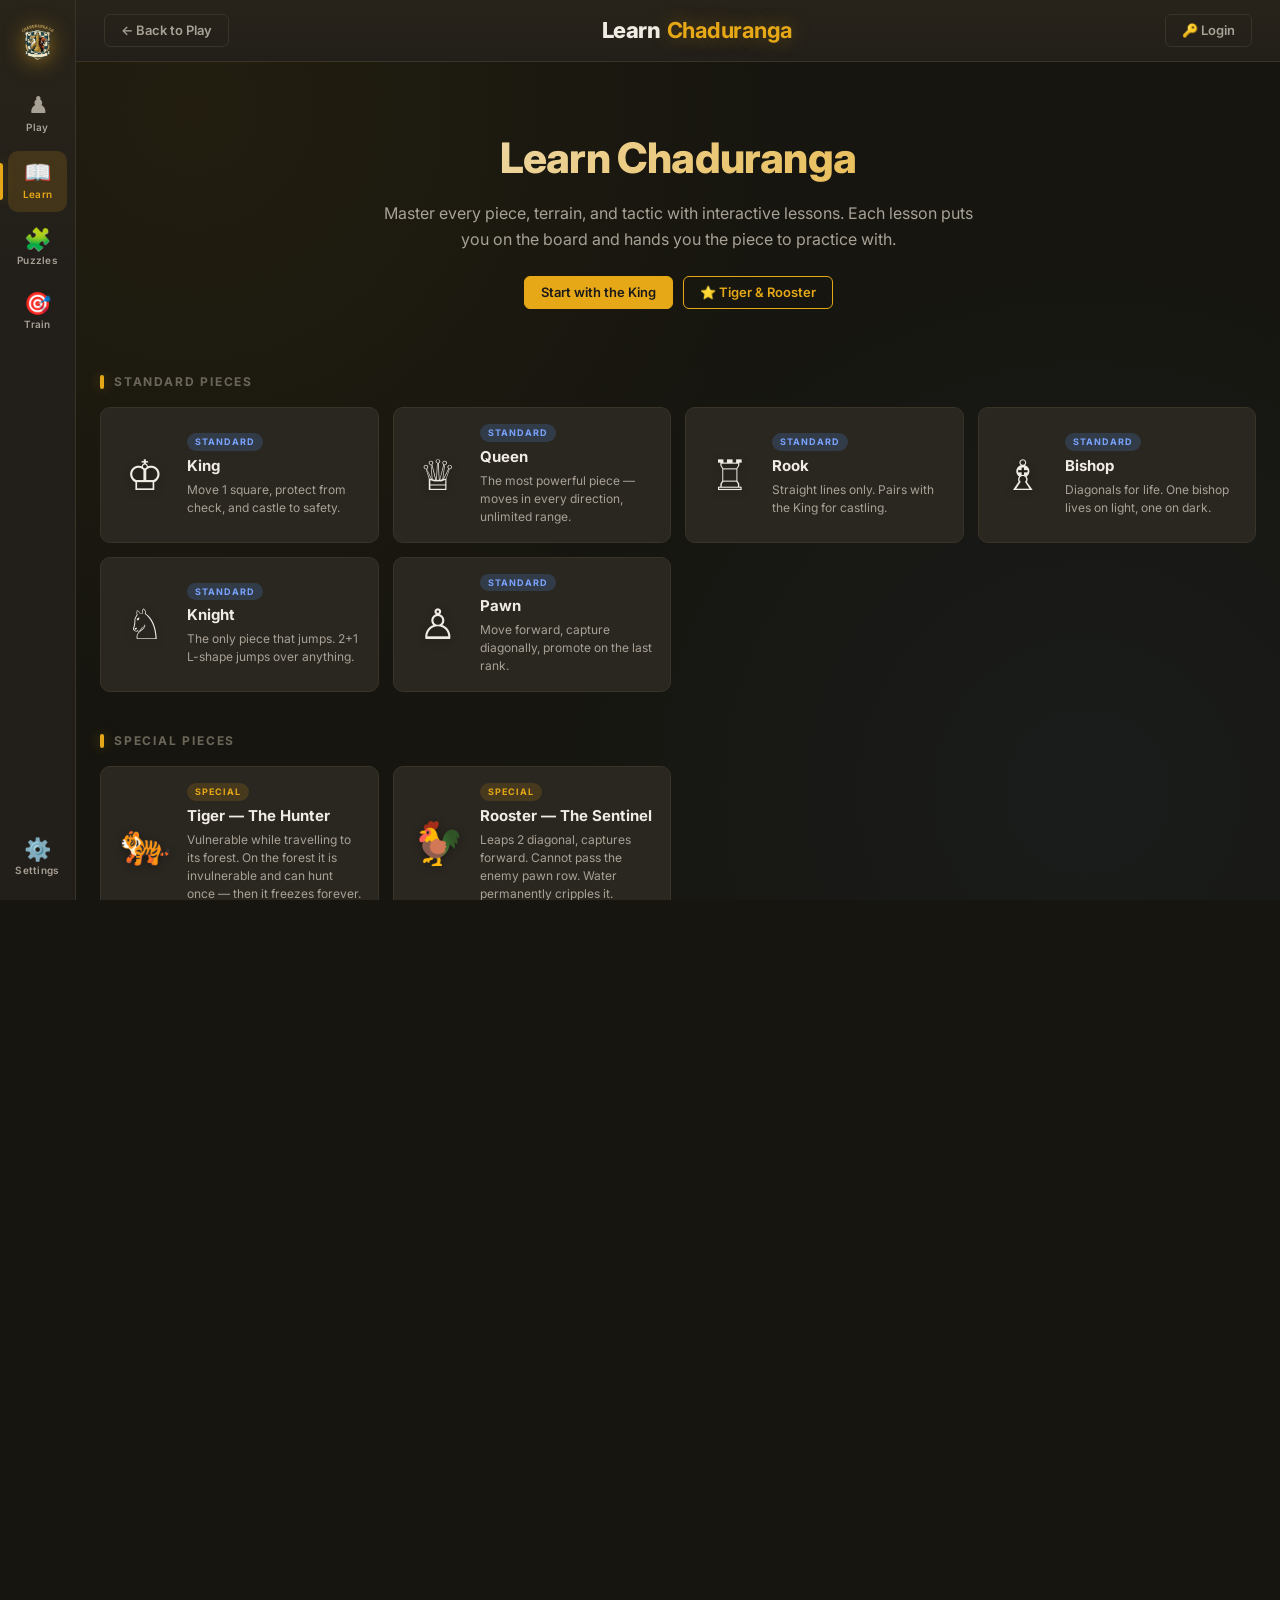
<file: learn.html>
<!DOCTYPE html>
<html lang="en">
<head>
    <meta charset="UTF-8">
    <meta name="viewport" content="width=device-width, initial-scale=1.0">
    <title>Learn — Chaduranga 2.0</title>
    <meta name="description" content="Learn Chaduranga 2.0 — piece-by-piece interactive tutorials for the 12×12 chess variant">
    <meta name="theme-color" content="#1c1b19">
    <link rel="icon" type="image/png" href="assets/logo.png">
    <link rel="apple-touch-icon" href="assets/logo.png">
    <link rel="stylesheet" href="style.css?v=2">
    <link href="https://fonts.googleapis.com/css2?family=Inter:wght@300;400;500;600;700;800&display=swap" rel="stylesheet">
    <script src="https://accounts.google.com/gsi/client" async defer></script>
</head>
<body>
    <div class="app">

        <!-- ═══════════════ LEFT NAV RAIL ═══════════════ -->
        <nav class="nav-rail" aria-label="Main navigation">
            <a href="index.html" class="nav-rail-logo" aria-label="Chaduranga home">
                <img src="assets/logo.png" alt="Chaduranga" class="nav-rail-logo-img">
            </a>

            <a href="index.html" class="nav-rail-item" title="Play">
                <span class="nav-rail-icon">♟</span>
                <span class="nav-rail-label">Play</span>
            </a>

            <a href="learn.html" class="nav-rail-item active" title="Learn">
                <span class="nav-rail-icon">📖</span>
                <span class="nav-rail-label">Learn</span>
            </a>

            <button class="nav-rail-item" id="nav-puzzles-btn" title="Puzzles (coming soon)">
                <span class="nav-rail-icon">🧩</span>
                <span class="nav-rail-label">Puzzles</span>
            </button>

            <button class="nav-rail-item" id="nav-train-btn" title="Train (coming soon)">
                <span class="nav-rail-icon">🎯</span>
                <span class="nav-rail-label">Train</span>
            </button>

            <div class="nav-rail-spacer"></div>

            <button class="nav-rail-item" id="nav-settings-btn" title="Settings">
                <span class="nav-rail-icon">⚙️</span>
                <span class="nav-rail-label">Settings</span>
            </button>
        </nav>

        <!-- ═══════════════ MAIN APP CONTENT ═══════════════ -->
        <div class="app-content">

            <!-- ─── HEADER ─── -->
            <header class="header">
                <div class="header-left">
                    <a href="index.html" class="btn btn-ghost" aria-label="Back to play">← Back to Play</a>
                </div>

                <div class="header-center">
                    <h1 class="header-title">Learn <span class="header-title-version">Chaduranga</span></h1>
                </div>

                <div class="header-right">
                    <div class="user-area" id="user-area">
                        <button id="login-btn" class="btn btn-ghost"
                                onclick="AUTH && AUTH.showLoginOverlay && AUTH.showLoginOverlay()"
                                aria-label="Login">🔑 Login</button>
                    </div>
                </div>
            </header>

            <!-- ─── MAIN ─── -->
            <main class="main learn-main">

                <!-- ═══════════════════════════════════════════════════
                     VIEW 1 — LEARN LANDING (lesson grid)
                     ═══════════════════════════════════════════════════ -->
                <div id="learn-view" class="learn-page">
                    <div class="learn-hero">
                        <h1>Learn Chaduranga</h1>
                        <p>Master every piece, terrain, and tactic with interactive lessons. Each lesson puts you on the board and hands you the piece to practice with.</p>
                        <div class="learn-hero-actions">
                            <a href="#king" class="btn btn-primary" data-lesson="king">Start with the King</a>
                            <a href="#tiger" class="btn btn-accent" data-lesson="tiger">⭐ Tiger &amp; Rooster</a>
                        </div>
                    </div>

                    <!-- ─── Standard Pieces ─── -->
                    <h3 class="learn-section-title">Standard Pieces</h3>
                    <div class="learn-grid">
                        <a href="#king" class="learn-card" data-lesson="king">
                            <span class="learn-card-icon">♔</span>
                            <div class="learn-card-body">
                                <span class="learn-card-tag standard">Standard</span>
                                <h3>King</h3>
                                <p>Move 1 square, protect from check, and castle to safety.</p>
                            </div>
                        </a>
                        <a href="#queen" class="learn-card" data-lesson="queen">
                            <span class="learn-card-icon">♕</span>
                            <div class="learn-card-body">
                                <span class="learn-card-tag standard">Standard</span>
                                <h3>Queen</h3>
                                <p>The most powerful piece — moves in every direction, unlimited range.</p>
                            </div>
                        </a>
                        <a href="#rook" class="learn-card" data-lesson="rook">
                            <span class="learn-card-icon">♖</span>
                            <div class="learn-card-body">
                                <span class="learn-card-tag standard">Standard</span>
                                <h3>Rook</h3>
                                <p>Straight lines only. Pairs with the King for castling.</p>
                            </div>
                        </a>
                        <a href="#bishop" class="learn-card" data-lesson="bishop">
                            <span class="learn-card-icon">♗</span>
                            <div class="learn-card-body">
                                <span class="learn-card-tag standard">Standard</span>
                                <h3>Bishop</h3>
                                <p>Diagonals for life. One bishop lives on light, one on dark.</p>
                            </div>
                        </a>
                        <a href="#knight" class="learn-card" data-lesson="knight">
                            <span class="learn-card-icon">♘</span>
                            <div class="learn-card-body">
                                <span class="learn-card-tag standard">Standard</span>
                                <h3>Knight</h3>
                                <p>The only piece that jumps. 2+1 L-shape jumps over anything.</p>
                            </div>
                        </a>
                        <a href="#pawn" class="learn-card" data-lesson="pawn">
                            <span class="learn-card-icon">♙</span>
                            <div class="learn-card-body">
                                <span class="learn-card-tag standard">Standard</span>
                                <h3>Pawn</h3>
                                <p>Move forward, capture diagonally, promote on the last rank.</p>
                            </div>
                        </a>
                    </div>

                    <!-- ─── Special Pieces ─── -->
                    <h3 class="learn-section-title">Special Pieces</h3>
                    <div class="learn-grid">
                        <a href="#tiger" class="learn-card" data-lesson="tiger">
                            <span class="learn-card-icon">🐅</span>
                            <div class="learn-card-body">
                                <span class="learn-card-tag special">Special</span>
                                <h3>Tiger — The Hunter</h3>
                                <p>Vulnerable while travelling to its forest. On the forest it is invulnerable and can hunt once — then it freezes forever.</p>
                            </div>
                        </a>
                        <a href="#rooster" class="learn-card" data-lesson="rooster">
                            <span class="learn-card-icon">🐓</span>
                            <div class="learn-card-body">
                                <span class="learn-card-tag special">Special</span>
                                <h3>Rooster — The Sentinel</h3>
                                <p>Leaps 2 diagonal, captures forward. Cannot pass the enemy pawn row. Water permanently cripples it.</p>
                            </div>
                        </a>
                    </div>

                    <!-- ─── Terrain ─── -->
                    <h3 class="learn-section-title">Terrain Effects</h3>
                    <div class="learn-grid">
                        <a href="#forest" class="learn-card" data-lesson="forest">
                            <span class="learn-card-icon">🌲</span>
                            <div class="learn-card-body">
                                <span class="learn-card-tag terrain">Terrain</span>
                                <h3>Forest Squares</h3>
                                <p>Each Tiger owns one. On its own forest, a Tiger is invulnerable and can hunt once.</p>
                            </div>
                        </a>
                        <a href="#water" class="learn-card" data-lesson="water">
                            <span class="learn-card-icon">🌊</span>
                            <div class="learn-card-body">
                                <span class="learn-card-tag terrain">Terrain</span>
                                <h3>Water Squares</h3>
                                <p>Permanently cripples Roosters — landing on OR leaping over water halves their leap forever.</p>
                            </div>
                        </a>
                        <a href="#temple" class="learn-card" data-lesson="temple">
                            <span class="learn-card-icon">🛕</span>
                            <div class="learn-card-body">
                                <span class="learn-card-tag terrain">Terrain</span>
                                <h3>Temple (Safe Zone)</h3>
                                <p>Permanent protection. Any piece standing on a Temple is invulnerable to capture.</p>
                            </div>
                        </a>
                    </div>

                    <!-- ─── Teamwork & Tactics ─── -->
                    <h3 class="learn-section-title">Teamwork &amp; Tactics</h3>
                    <div class="learn-grid">
                        <a href="#castling" class="learn-card" data-lesson="castling">
                            <span class="learn-card-icon">🏰</span>
                            <div class="learn-card-body">
                                <span class="learn-card-tag advanced">Advanced</span>
                                <h3>Castling</h3>
                                <p>Move the King two squares to safety while activating your Rook.</p>
                            </div>
                        </a>
                        <a href="#enpassant" class="learn-card" data-lesson="enpassant">
                            <span class="learn-card-icon">⚔️</span>
                            <div class="learn-card-body">
                                <span class="learn-card-tag advanced">Advanced</span>
                                <h3>En Passant</h3>
                                <p>Capture a pawn that tries to sneak past on the first move.</p>
                            </div>
                        </a>
                        <a href="#coordination" class="learn-card" data-lesson="coordination">
                            <span class="learn-card-icon">🤝</span>
                            <div class="learn-card-body">
                                <span class="learn-card-tag advanced">Advanced</span>
                                <h3>Piece Coordination</h3>
                                <p>How to protect each other, create threats, and combine forces.</p>
                            </div>
                        </a>
                        <a href="#checkmate" class="learn-card" data-lesson="checkmate">
                            <span class="learn-card-icon">👑</span>
                            <div class="learn-card-body">
                                <span class="learn-card-tag advanced">Advanced</span>
                                <h3>Checkmate Patterns</h3>
                                <p>Learn the classic mate patterns so you can spot them in games.</p>
                            </div>
                        </a>
                    </div>

                    <!-- ─── Puzzles ─── -->
                    <h3 class="learn-section-title">Puzzles</h3>
                    <div class="learn-grid">
                        <a href="#puzzle1" class="learn-card" data-lesson="puzzle1">
                            <span class="learn-card-icon">🧩</span>
                            <div class="learn-card-body">
                                <span class="learn-card-tag special">Puzzle</span>
                                <h3>Beginner Puzzle #1</h3>
                                <p>Spot the winning move in this simple tactical position.</p>
                            </div>
                        </a>
                        <a href="#puzzle2" class="learn-card" data-lesson="puzzle2">
                            <span class="learn-card-icon">🧩</span>
                            <div class="learn-card-body">
                                <span class="learn-card-tag special">Puzzle</span>
                                <h3>Beginner Puzzle #2</h3>
                                <p>Use the Tiger's one-shot hunt to swing the game.</p>
                            </div>
                        </a>
                    </div>
                </div>

                <!-- ═══════════════════════════════════════════════════
                     VIEW 2 — LESSON VIEW (loaded per lesson)
                     ═══════════════════════════════════════════════════ -->
                <div id="lesson-view" class="lesson-view" style="display:none;">
                    <!-- Top progress bar -->
                    <div class="lesson-progress">
                        <span class="pct" id="lesson-pct">0%</span>
                        <div class="bar"><div class="bar-fill" id="lesson-bar-fill"></div></div>
                    </div>

                    <!-- Lesson header -->
                    <div class="lesson-header">
                        <span class="lesson-icon" id="lesson-icon">♔</span>
                        <div>
                            <h1 id="lesson-title">King</h1>
                            <p class="lesson-subtitle" id="lesson-subtitle">Move 1 square, protect from check.</p>
                        </div>
                    </div>

                    <!-- Lesson body: board + coach card -->
                    <div class="lesson-body">
                        <!-- Board area (12×12) -->
                        <div class="lesson-board-area">
                            <div id="lesson-board" class="lesson-board"></div>
                        </div>

                        <!-- Coach card (sticky on desktop, stacks below on mobile) -->
                        <aside class="coach-card" id="coach-card">
                            <div class="coach-step" id="coach-step">STEP 1 OF 3</div>
                            <h3 class="coach-title" id="coach-title">Move the King one square</h3>
                            <p class="coach-text" id="coach-text">
                                The King can move exactly one square — horizontally, vertically, or diagonally.
                            </p>

                            <div class="coach-status waiting" id="coach-status">
                                Tap the highlighted square to move.
                            </div>

                            <div class="coach-actions">
                                <button id="coach-skip" class="btn btn-ghost btn-sm">Skip</button>
                                <button id="coach-next" class="btn btn-primary btn-sm" disabled>Next</button>
                            </div>

                            <div class="coach-dots" id="coach-dots"></div>
                        </aside>
                    </div>

                    <!-- Bottom navigation -->
                    <div class="lesson-nav">
                        <a href="learn.html" class="btn btn-ghost">← Back to Lessons</a>
                        <button id="lesson-next-btn" class="btn btn-primary">Next Lesson →</button>
                    </div>
                </div>

            </main>
        </div>
    </div>

    <!-- ═══════════════ LESSON COMPLETE (celebration) ═══════════════ -->
    <div class="lesson-complete" id="lesson-complete">
        <div class="lesson-complete-inner">
            <span class="celebrate-icon">🎉</span>
            <h2 id="complete-title">Lesson Complete!</h2>
            <p id="complete-msg">You've mastered the King. Ready for the next piece?</p>
            <div class="actions">
                <a href="learn.html" class="btn btn-ghost">All Lessons</a>
                <button id="complete-next-btn" class="btn btn-success">Next Lesson →</button>
            </div>
        </div>
    </div>

    <!-- ═══════════════ LIBRARIES ═══════════════ -->
    <script src="auth.js" onerror="/* optional */"></script>

    <!-- ═══════════════ LEARN SCRIPT ═══════════════ -->
    <script src="learn.js"></script>
</body>
</html>
</file>
<file: style.css>
/* ═══════════════════════════════════════════════════════
   CHADURANGA 2.0 — Modern Design System
   ═══════════════════════════════════════════════════════ */

:root {
    /* ── Base surfaces ── */
    --bg-base: #16150f;
    --bg-elevated: #221f1a;
    --bg-card: #2a2620;
    --bg-card-hover: #332e26;
    --bg-input: #1a1814;
    --border-subtle: #3a3428;
    --border-strong: #4a4234;

    /* ── Text ── */
    --text-primary: #f0ece4;
    --text-secondary: #a8a196;
    --text-muted: #6b6659;

    /* ── Accents ── */
    --accent: #e6a817;
    --accent-hover: #f4b62b;
    --accent-soft: rgba(230, 168, 23, 0.15);
    --accent-glow: rgba(230, 168, 23, 0.35);
    --success: #81b64c;
    --success-soft: rgba(129, 182, 76, 0.18);
    --danger: #e84040;
    --danger-soft: rgba(232, 64, 64, 0.18);
    --info: #5c9dff;
    --info-soft: rgba(92, 157, 255, 0.18);

    /* ── Board ── */
    --board-light: #ebecd0;
    --board-dark: #739552;
    --square-selected: rgba(255, 216, 102, 0.55);
    --square-valid: rgba(129, 182, 76, 0.35);
    --square-capture: rgba(232, 64, 64, 0.4);
    --square-check: rgba(232, 64, 64, 0.6);
    --square-last-move: rgba(255, 216, 102, 0.35);

    /* ── Radii & motion ── */
    --radius-sm: 6px;
    --radius-md: 10px;
    --radius-lg: 14px;
    --radius-xl: 20px;
    --transition-fast: 120ms ease;
    --transition: 200ms ease;

    /* ── Board sizing (game) ── */
    --square-size: clamp(28px, 5.2vmin, 60px);
    --row-label-width: 26px;
    --label-font-size: 11px;
    --panel-width: 250px;
    --nav-rail-width: 76px;
}

/* ── Board themes ── */
[data-board-theme="classic"]   { --board-light: #ebecd0; --board-dark: #739552; }
[data-board-theme="walnut"]    { --board-light: #e0c9a6; --board-dark: #8b5a2b; }
[data-board-theme="marble"]    { --board-light: #e8e8e8; --board-dark: #8a8a8a; }
[data-board-theme="metallic"]  { --board-light: #c8d0dc; --board-dark: #5a6a7a; }
[data-board-theme="emerald"]   { --board-light: #d8e8c8; --board-dark: #4a7a3a; }
[data-board-theme="midnight"]  { --board-light: #6a6a8a; --board-dark: #2a2a44; }
[data-board-theme="cherry"]    { --board-light: #f0d0c0; --board-dark: #8a3a3a; }

/* ═══ Reset ═══ */
*, *::before, *::after { margin: 0; padding: 0; box-sizing: border-box; }

html, body {
    height: 100%;
    font-family: 'Inter', -apple-system, BlinkMacSystemFont, 'Segoe UI', sans-serif;
    font-size: 14px;
    line-height: 1.5;
    color: var(--text-primary);
    background: var(--bg-base);
    background-image:
        radial-gradient(circle at 15% 12%, rgba(230, 168, 23, 0.06) 0%, transparent 45%),
        radial-gradient(circle at 85% 88%, rgba(92, 157, 255, 0.05) 0%, transparent 45%);
    background-attachment: fixed;
    -webkit-font-smoothing: antialiased;
    -moz-osx-font-smoothing: grayscale;
    overflow-x: hidden;
}

.hidden { display: none !important; }

/* ═══════════════════════════════════════════════════════
   APP LAYOUT — Nav Rail + Content
   ═══════════════════════════════════════════════════════ */

.app {
    display: flex;
    flex-direction: row;
    min-height: 100vh;
}

.app-content {
    flex: 1;
    display: flex;
    flex-direction: column;
    min-width: 0;
    min-height: 100vh;
}

/* ═══════════════════════════════════════════════════════
   NAV RAIL
   ═══════════════════════════════════════════════════════ */

.nav-rail {
    width: var(--nav-rail-width);
    flex-shrink: 0;
    display: flex;
    flex-direction: column;
    align-items: stretch;
    gap: 6px;
    padding: 14px 8px;
    background: var(--bg-elevated);
    background-image: linear-gradient(180deg, rgba(230, 168, 23, 0.04) 0%, transparent 30%);
    border-right: 1px solid var(--border-subtle);
    position: sticky;
    top: 0;
    height: 100vh;
    overflow-y: auto;
    scrollbar-width: none;
    z-index: 100;
}
.nav-rail::-webkit-scrollbar { display: none; }

.nav-rail-logo {
    display: flex;
    align-items: center;
    justify-content: center;
    padding: 8px 0 16px;
    text-decoration: none;
}
.nav-rail-logo-img {
    width: 46px;
    height: 46px;
    object-fit: contain;
    filter: drop-shadow(0 2px 10px rgba(230, 168, 23, 0.5));
    transition: transform var(--transition);
}
.nav-rail-logo:hover .nav-rail-logo-img {
    transform: scale(1.08) rotate(-3deg);
}

.nav-rail-item {
    display: flex;
    flex-direction: column;
    align-items: center;
    justify-content: center;
    gap: 4px;
    padding: 10px 4px;
    border-radius: var(--radius-md);
    background: transparent;
    border: none;
    cursor: pointer;
    text-decoration: none;
    color: var(--text-secondary);
    font-family: inherit;
    font-size: 11px;
    font-weight: 600;
    transition: all var(--transition-fast);
    position: relative;
}
.nav-rail-item:hover {
    background: var(--bg-card-hover);
    color: var(--text-primary);
}
.nav-rail-item.active {
    background: var(--accent-soft);
    color: var(--accent);
}
.nav-rail-item.active::before {
    content: '';
    position: absolute;
    left: -8px;
    top: 20%;
    bottom: 20%;
    width: 3px;
    border-radius: 0 3px 3px 0;
    background: var(--accent);
    box-shadow: 0 0 12px var(--accent-glow);
}

.nav-rail-icon { font-size: 22px; line-height: 1; }
.nav-rail-label { font-size: 10px; letter-spacing: 0.3px; }
.nav-rail-spacer { flex: 1; min-height: 20px; }

/* ═══════════════════════════════════════════════════════
   HEADER
   ═══════════════════════════════════════════════════════ */

.header {
    display: flex;
    align-items: center;
    justify-content: space-between;
    gap: 16px;
    padding: 14px 28px;
    background: var(--bg-elevated);
    background-image: linear-gradient(180deg, rgba(230, 168, 23, 0.03) 0%, transparent 100%);
    border-bottom: 1px solid var(--border-subtle);
    position: relative;
    z-index: 50;
    flex-wrap: wrap;
}

.header-left,
.header-right {
    display: flex;
    align-items: center;
    gap: 8px;
    flex-wrap: wrap;
}

.header-center {
    flex: 1;
    display: flex;
    justify-content: center;
    min-width: 0;
}

.header-title {
    font-size: 22px;
    font-weight: 800;
    letter-spacing: -0.5px;
    color: var(--text-primary);
    white-space: nowrap;
}
.header-title-version {
    color: var(--accent);
    font-weight: 700;
    margin-left: 2px;
    text-shadow: 0 0 20px var(--accent-glow);
}

.header-controls { display: flex; align-items: center; gap: 6px; flex-wrap: wrap; }

.header-settings { position: relative; display: flex; align-items: center; }

.settings-menu {
    position: absolute;
    top: calc(100% + 8px);
    right: 0;
    min-width: 220px;
    background: var(--bg-elevated);
    border: 1px solid var(--border-subtle);
    border-radius: var(--radius-md);
    padding: 6px;
    box-shadow: 0 16px 40px rgba(0, 0, 0, 0.65), 0 0 0 1px rgba(230, 168, 23, 0.08);
    z-index: 200;
    opacity: 0;
    pointer-events: none;
    transform: translateY(-6px);
    transition: opacity var(--transition), transform var(--transition);
}
.settings-menu.open {
    opacity: 1;
    pointer-events: auto;
    transform: translateY(0);
}

.settings-section-label {
    font-size: 9px;
    font-weight: 700;
    letter-spacing: 1.5px;
    text-transform: uppercase;
    color: var(--text-muted);
    padding: 8px 10px 4px;
}

.settings-item {
    display: flex;
    align-items: center;
    gap: 8px;
    width: 100%;
    padding: 8px 10px;
    background: transparent;
    border: none;
    color: var(--text-primary);
    font-family: inherit;
    font-size: 13px;
    font-weight: 500;
    text-align: left;
    border-radius: var(--radius-sm);
    cursor: pointer;
    transition: background var(--transition-fast), color var(--transition-fast);
}
.settings-item:hover {
    background: var(--bg-card-hover);
    color: var(--text-primary);
}

.settings-divider {
    height: 1px;
    background: var(--border-subtle);
    margin: 6px 4px;
}

.user-area { display: flex; align-items: center; gap: 8px; margin-left: auto; }

.user-avatar {
    width: 32px;
    height: 32px;
    border-radius: 50%;
    border: 2px solid var(--accent);
    object-fit: cover;
}
.user-avatar-placeholder {
    display: flex;
    align-items: center;
    justify-content: center;
    background: var(--accent);
    color: #1a1a1a;
    font-weight: 700;
    font-size: 13px;
}
.user-name {
    font-size: 13px;
    font-weight: 500;
    max-width: 100px;
    overflow: hidden;
    text-overflow: ellipsis;
    white-space: nowrap;
}

/* ═══ Buttons ═══ */
.btn {
    display: inline-flex;
    align-items: center;
    justify-content: center;
    gap: 6px;
    padding: 9px 16px;
    border-radius: var(--radius-sm);
    font-family: inherit;
    font-size: 13px;
    font-weight: 600;
    line-height: 1;
    cursor: pointer;
    transition: background var(--transition-fast), border var(--transition-fast),
                color var(--transition-fast), transform var(--transition-fast),
                box-shadow var(--transition-fast);
    border: 1px solid transparent;
    background: transparent;
    color: var(--text-primary);
    white-space: nowrap;
    text-decoration: none;
}
.btn:disabled { opacity: 0.45; cursor: not-allowed; transform: none !important; }

.btn-primary {
    background: var(--accent);
    color: #1a1a1a;
    border-color: var(--accent);
}
.btn-primary:hover:not(:disabled) {
    background: var(--accent-hover);
    border-color: var(--accent-hover);
    transform: translateY(-1px);
    box-shadow: 0 6px 16px rgba(230, 168, 23, 0.35);
}

.btn-ghost {
    background: transparent;
    border-color: var(--border-subtle);
    color: var(--text-secondary);
}
.btn-ghost:hover:not(:disabled) {
    background: var(--bg-card);
    border-color: var(--border-strong);
    color: var(--text-primary);
}

.btn-accent {
    background: transparent;
    border-color: var(--accent);
    color: var(--accent);
}
.btn-accent:hover:not(:disabled) {
    background: var(--accent-soft);
    box-shadow: 0 0 20px var(--accent-glow);
}

.btn-success {
    background: var(--success);
    color: #1a1a1a;
    border-color: var(--success);
}
.btn-success:hover:not(:disabled) { filter: brightness(1.1); transform: translateY(-1px); }

.btn.active-toggle {
    background: var(--accent-soft);
    border-color: var(--accent);
    color: var(--accent);
}

.btn-sm { padding: 6px 12px; font-size: 12px; }
.btn-full { width: 100%; padding: 12px; }

/* ═══ Resume banner ═══ */
.resume-banner {
    display: flex;
    align-items: center;
    gap: 12px;
    padding: 10px 24px;
    background: linear-gradient(90deg, var(--info-soft), transparent);
    border-bottom: 1px solid rgba(92, 157, 255, 0.35);
    font-size: 13px;
    color: var(--text-primary);
    animation: fadeIn 250ms ease-out;
}
.resume-icon { font-size: 18px; }
.resume-text { flex: 1; color: var(--text-secondary); }
.resume-banner .btn { padding: 6px 12px; font-size: 12px; }

/* ═══════════════════════════════════════════════════════
   MAIN LAYOUT
   ═══════════════════════════════════════════════════════ */

.main {
    display: flex;
    align-items: flex-start;
    justify-content: center;
    gap: 44px;
    flex: 1;
    padding: 36px 28px;
    max-width: 1780px;
    margin: 0 auto;
    width: 100%;
}

.main.learn-main { display: block; max-width: 1280px; padding: 0; }

.panel {
    display: flex;
    flex-direction: column;
    gap: 14px;
    width: var(--panel-width);
    flex-shrink: 0;
}

.panel-right { width: calc(var(--panel-width) - 20px); }

/* ═══ Cards ═══ */
.player-card,
.game-info-card,
.pieces-info-card,
.status-card,
.move-history-card,
.chat-card,
.legend-card {
    background: var(--bg-card);
    border: 1px solid var(--border-subtle);
    border-radius: var(--radius-md);
    padding: 16px;
    transition: border-color var(--transition-fast), box-shadow var(--transition-fast);
}

.player-card { position: relative; overflow: hidden; }
.player-card::before {
    content: '';
    position: absolute;
    inset: 0;
    background: linear-gradient(135deg, rgba(230, 168, 23, 0.05) 0%, transparent 50%);
    opacity: 0;
    transition: opacity var(--transition);
    pointer-events: none;
}
.player-card.active-player {
    border-color: var(--accent);
    box-shadow: 0 0 0 1px var(--accent-soft), 0 0 24px rgba(230, 168, 23, 0.12);
}
.player-card.active-player::before { opacity: 1; }

.player-header {
    display: flex;
    align-items: center;
    justify-content: space-between;
    gap: 10px;
    margin-bottom: 10px;
    position: relative;
    z-index: 1;
}

.player-indicator { display: flex; align-items: center; gap: 10px; min-width: 0; }
.player-avatar-tile {
    width: 38px;
    height: 38px;
    border-radius: 9px;
    display: flex;
    align-items: center;
    justify-content: center;
    font-size: 20px;
    background: var(--bg-input);
    border: 1px solid var(--border-subtle);
    flex-shrink: 0;
}
.player-card.active-player .player-avatar-tile {
    border-color: var(--accent);
    box-shadow: 0 0 12px var(--accent-glow);
}
.player-dot {
    width: 10px;
    height: 10px;
    border-radius: 50%;
    flex-shrink: 0;
}
.white-dot { background: #f0f0f0; border: 1px solid #333; box-shadow: 0 0 6px rgba(255,255,255,0.4); }
.black-dot { background: #1a1a1a; border: 1px solid #555; }

.player-name { font-size: 14px; font-weight: 700; letter-spacing: -0.2px; }
.active-player .player-name { color: var(--accent); }

.player-captured-count {
    font-family: 'SF Mono', 'Monaco', monospace;
    font-size: 12px;
    font-weight: 700;
    color: var(--accent);
    background: var(--accent-soft);
    border: 1px solid rgba(230, 168, 23, 0.3);
    border-radius: 20px;
    padding: 3px 10px;
    min-width: 34px;
    text-align: center;
}

.player-meta { display: flex; align-items: center; gap: 6px; margin-bottom: 8px; }
.player-meta-label {
    font-size: 9px;
    font-weight: 700;
    letter-spacing: 1.4px;
    text-transform: uppercase;
    color: var(--text-muted);
}

.captured-pieces {
    display: flex;
    flex-wrap: wrap;
    gap: 2px;
    min-height: 24px;
    font-size: 17px;
    position: relative;
    z-index: 1;
}
.captured-piece { opacity: 0.8; filter: drop-shadow(0 1px 2px rgba(0,0,0,0.4)); }

.game-info-card { display: flex; flex-direction: column; }
.info-section {
    display: flex;
    justify-content: space-between;
    align-items: center;
    padding: 9px 0;
    border-bottom: 1px solid var(--border-subtle);
}
.info-section:last-child { border-bottom: none; }
.info-section .label {
    font-size: 10px;
    font-weight: 700;
    letter-spacing: 1.2px;
    text-transform: uppercase;
    color: var(--text-muted);
}
.turn-text { font-size: 15px; font-weight: 700; color: var(--text-primary); }
.status-text { font-size: 12px; color: var(--text-secondary); }
#move-number { font-weight: 600; color: var(--text-secondary); }
#game-timer {
    font-family: 'SF Mono', 'Monaco', 'Consolas', monospace;
    font-size: 16px;
    font-weight: 700;
    color: var(--accent);
    letter-spacing: 0.5px;
    text-shadow: 0 0 12px var(--accent-glow);
}

/* ═══════════════════════════════════════════════════════
   BOARD
   ═══════════════════════════════════════════════════════ */

.board-wrapper {
    display: flex;
    flex-direction: column;
    align-items: center;
    justify-content: flex-start;
    position: relative;
    flex-shrink: 0;
    padding: 24px;
    border-radius: var(--radius-xl);
    background: radial-gradient(ellipse at center, rgba(230, 168, 23, 0.06) 0%, transparent 70%);
    animation: boardAmbient 8s ease-in-out infinite;
}
@keyframes boardAmbient {
    0%, 100% { background: radial-gradient(ellipse at center, rgba(230, 168, 23, 0.06) 0%, transparent 70%); }
    50%      { background: radial-gradient(ellipse at center, rgba(230, 168, 23, 0.11) 0%, transparent 70%); }
}

.board-with-rows { display: flex; flex-direction: row; align-items: center; }

.board {
    display: grid;
    grid-template-columns: repeat(12, var(--square-size));
    grid-template-rows: repeat(12, var(--square-size));
    border-radius: 6px;
    overflow: hidden;
    box-shadow:
        0 20px 60px rgba(0, 0, 0, 0.65),
        0 0 0 1px rgba(230, 168, 23, 0.12),
        0 0 80px rgba(230, 168, 23, 0.08);
}

.col-labels {
    display: grid;
    grid-template-columns: repeat(12, var(--square-size));
    width: calc(12 * var(--square-size));
    margin-left: var(--row-label-width);
}
.col-labels > span {
    text-align: center;
    font-size: var(--label-font-size);
    font-weight: 700;
    color: var(--text-muted);
    padding: 6px 0;
    letter-spacing: 1px;
    line-height: 1;
    text-transform: uppercase;
}

.row-labels {
    display: grid;
    grid-template-rows: repeat(12, var(--square-size));
    height: calc(12 * var(--square-size));
    width: var(--row-label-width);
}
.row-labels > span {
    display: flex;
    align-items: center;
    justify-content: center;
    font-size: var(--label-font-size);
    font-weight: 700;
    color: var(--text-muted);
    line-height: 1;
}

/* ═══ Squares ═══ */
.square {
    position: relative;
    display: flex;
    align-items: center;
    justify-content: center;
    cursor: pointer;
    transition: filter var(--transition-fast);
    width: var(--square-size);
    height: var(--square-size);
}

.square.light { background: var(--board-light); }
.square.dark { background: var(--board-dark); }

.square.selected {
    box-shadow: inset 0 0 0 3px var(--accent);
    z-index: 3;
}

.square.valid-move::after {
    content: '';
    position: absolute;
    width: 26%;
    height: 26%;
    border-radius: 50%;
    background: rgba(0, 0, 0, 0.35);
    animation: pulseDot 1.6s ease-in-out infinite;
    pointer-events: none;
}

.square.valid-capture::after {
    content: '';
    position: absolute;
    inset: 4%;
    border-radius: 50%;
    border: 3px solid rgba(0, 0, 0, 0.45);
    background: transparent;
    animation: pulseRing 1.6s ease-in-out infinite;
    pointer-events: none;
}

.square.check {
    background: radial-gradient(circle, rgba(232, 64, 64, 0.85) 0%, rgba(180, 40, 40, 0.6) 70%) !important;
}

.square.last-move-from,
.square.last-move-to {
    box-shadow: inset 0 0 0 100px var(--square-last-move);
}

/* ── Terrain overlays ── */
.square.terrain-forest.light { background: color-mix(in srgb, var(--board-light) 70%, #4a9a5a); }
.square.terrain-forest.dark  { background: color-mix(in srgb, var(--board-dark) 70%, #2a6a3a); }
.square.terrain-forest::before {
    content: '🌲';
    position: absolute;
    bottom: 2px;
    right: 3px;
    font-size: calc(var(--square-size) * 0.32);
    line-height: 1;
    opacity: 0.9;
    pointer-events: none;
    z-index: 0;
}

.square.terrain-water.light { background: color-mix(in srgb, var(--board-light) 70%, #4a7ac8); }
.square.terrain-water.dark  { background: color-mix(in srgb, var(--board-dark) 70%, #3a5aa8); }
.square.terrain-water::before {
    content: '🌊';
    position: absolute;
    bottom: 2px;
    right: 3px;
    font-size: calc(var(--square-size) * 0.32);
    line-height: 1;
    opacity: 0.9;
    pointer-events: none;
    z-index: 0;
}

.square.terrain-temple.light { background: color-mix(in srgb, var(--board-light) 70%, #d8b840); }
.square.terrain-temple.dark  { background: color-mix(in srgb, var(--board-dark) 70%, #b89830); }
.square.terrain-temple::before {
    content: '🛕';
    position: absolute;
    bottom: 2px;
    right: 3px;
    font-size: calc(var(--square-size) * 0.32);
    line-height: 1;
    opacity: 0.9;
    pointer-events: none;
    z-index: 0;
}

.square.terrain-designated-forest {
    background: linear-gradient(135deg, #4a9a5a 0%, #2a6a3a 100%) !important;
    box-shadow: inset 0 0 0 2px var(--accent);
}
.square.terrain-designated-forest::before {
    content: '🌲';
    position: absolute;
    bottom: 2px;
    right: 3px;
    font-size: calc(var(--square-size) * 0.35);
    line-height: 1;
    opacity: 1;
    pointer-events: none;
    z-index: 0;
}
.square.terrain-designated-forest::after {
    content: '★';
    position: absolute;
    top: 2px;
    left: 4px;
    font-size: calc(var(--square-size) * 0.22);
    line-height: 1;
    color: var(--accent);
    text-shadow: 0 0 4px rgba(0, 0, 0, 0.8);
    pointer-events: none;
    z-index: 2;
}

/* ═══════════════════════════════════════════════════════
   LESSON BOARD
   ═══════════════════════════════════════════════════════ */

.lesson-board {
    display: grid;
    grid-template-columns: repeat(12, 1fr);
    grid-template-rows: repeat(12, 1fr);
    aspect-ratio: 1;
    width: 100%;
    max-width: 560px;
    border-radius: 6px;
    overflow: hidden;
    box-shadow:
        0 20px 60px rgba(0, 0, 0, 0.55),
        0 0 0 1px rgba(230, 168, 23, 0.12);
    margin: 0 auto;
    --square-size: 1fr;
}
.lesson-board .square { width: auto; height: auto; min-width: 0; min-height: 0; }
.lesson-board .square::before { font-size: clamp(10px, 2.2vmin, 22px) !important; }
.lesson-board .square.terrain-designated-forest::after { font-size: clamp(8px, 1.6vmin, 16px) !important; }
.lesson-board .piece { font-size: clamp(14px, 3.4vmin, 34px); }
.lesson-board .piece.protected::before,
.lesson-board .piece.buffed::after,
.lesson-board .piece.debuffed::after {
    font-size: clamp(8px, 1.8vmin, 16px);
    top: -3px;
}

/* ═══ Pieces ═══ */
.piece {
    position: relative;
    font-size: calc(var(--square-size) * 0.72);
    line-height: 1;
    user-select: none;
    z-index: 2;
    cursor: grab;
    transition: transform var(--transition-fast);
    animation: piecePop 200ms ease-out;
}
.piece-img {
    display: block;
    width: 82%;
    height: 82%;
    object-fit: contain;
    pointer-events: none;
    user-select: none;
    -webkit-user-drag: none;
    filter: drop-shadow(0 1px 2px rgba(0, 0, 0, 0.4));
}

.lesson-board .piece-img { width: 78%; height: 78%; }

.piece:active { cursor: grabbing; }
.piece:hover { transform: scale(1.08); }

.piece.white {
    color: #ffffff;
    text-shadow: 0 1px 2px rgba(0,0,0,0.7), 0 0 1px rgba(0,0,0,0.9);
}
.piece.black {
    color: #1a1a1a;
    text-shadow: 0 1px 2px rgba(255,255,255,0.15);
}

.piece.protected::before {
    content: '🛡';
    position: absolute;
    top: -6px;
    left: -6px;
    font-size: calc(var(--square-size) * 0.26);
    line-height: 1;
    z-index: 3;
    filter: drop-shadow(0 0 2px rgba(0, 0, 0, 0.8));
    animation: softPulse 2s ease-in-out infinite;
}
.piece.debuffed::after {
    content: '💧';
    position: absolute;
    top: -6px;
    right: -6px;
    font-size: calc(var(--square-size) * 0.24);
    line-height: 1;
    z-index: 3;
    filter: drop-shadow(0 0 2px rgba(0, 0, 0, 0.8));
}
.piece.buffed::after {
    content: '★';
    position: absolute;
    top: -6px;
    right: -6px;
    font-size: calc(var(--square-size) * 0.28);
    line-height: 1;
    z-index: 3;
    color: var(--accent);
    text-shadow: 0 0 4px rgba(0, 0, 0, 0.9);
    animation: starSpin 4s linear infinite;
}
.piece[data-type="tiger"]   { filter: drop-shadow(0 0 3px rgba(230, 100, 20, 0.55)); }
.piece[data-type="rooster"] { filter: drop-shadow(0 0 3px rgba(200, 60, 60, 0.4)); }

/* ═══ Shared card headers ═══ */
.move-history-card h3,
.chat-card h3,
.status-card h3 {
    font-size: 11px;
    font-weight: 700;
    letter-spacing: 1.2px;
    text-transform: uppercase;
    color: var(--text-muted);
    padding-bottom: 10px;
    margin-bottom: 12px;
    border-bottom: 1px solid var(--border-subtle);
}

.status-card { padding: 16px; }
.status-effect-item {
    display: flex;
    align-items: center;
    gap: 8px;
    font-size: 12px;
    color: var(--text-secondary);
    margin-bottom: 6px;
    padding: 7px 10px;
    background: var(--bg-card-hover);
    border-radius: var(--radius-sm);
    border-left: 2px solid var(--accent);
}
.no-effects { font-size: 12px; font-style: italic; color: var(--text-muted); padding: 6px 0; }

/* ═══ Move History ═══ */
.move-history-card {
    padding: 16px;
    display: flex;
    flex-direction: column;
    max-height: 240px;
}
.move-history-scroll {
    flex: 1;
    overflow-y: auto;
    font-family: 'SF Mono', 'Monaco', 'Consolas', monospace;
    font-size: 12px;
    scrollbar-width: thin;
    scrollbar-color: var(--border-subtle) transparent;
}
.move-history-scroll::-webkit-scrollbar { width: 4px; }
.move-history-scroll::-webkit-scrollbar-thumb { background: var(--border-subtle); border-radius: 2px; }

.move-entry {
    display: grid;
    grid-template-columns: 30px 1fr 1fr;
    gap: 6px;
    padding: 4px 5px;
    border-radius: 3px;
    color: var(--text-secondary);
}
.move-entry.latest { background: var(--accent-soft); color: var(--text-primary); }
.move-number-col { color: var(--text-muted); text-align: right; }
.move-capture { color: var(--danger); }

/* ═══ Chat ═══ */
.chat-card {
    padding: 14px;
    display: flex;
    flex-direction: column;
    min-height: 240px;
    max-height: 420px;
    flex: 1;
}
.chat-messages {
    flex: 1;
    min-height: 100px;
    max-height: 240px;
    overflow-y: auto;
    margin-bottom: 8px;
    scrollbar-width: thin;
    scrollbar-color: var(--border-subtle) transparent;
}
.chat-messages::-webkit-scrollbar { width: 4px; }
.chat-messages::-webkit-scrollbar-thumb { background: var(--border-subtle); border-radius: 2px; }

.chat-msg {
    padding: 5px 9px;
    margin-bottom: 4px;
    border-radius: 8px;
    font-size: 12px;
    max-width: 92%;
    word-wrap: break-word;
    animation: fadeIn 200ms ease-out;
}
.chat-msg.mine {
    background: var(--accent-soft);
    color: var(--accent);
    margin-left: auto;
    border-bottom-right-radius: 3px;
}
.chat-msg.theirs {
    background: var(--bg-card-hover);
    color: var(--text-secondary);
    margin-right: auto;
    border-bottom-left-radius: 3px;
}
.chat-msg.emoji-msg { font-size: 22px; background: transparent; padding: 2px 4px; }
.chat-msg .chat-sender {
    display: block;
    font-size: 9px;
    font-weight: 700;
    letter-spacing: 0.8px;
    text-transform: uppercase;
    opacity: 0.6;
    margin-bottom: 1px;
}

.emoji-bar {
    display: flex;
    flex-wrap: wrap;
    gap: 3px;
    padding-bottom: 8px;
    margin-bottom: 8px;
    border-bottom: 1px solid var(--border-subtle);
}
.emoji-btn {
    background: var(--bg-card-hover);
    border: 1px solid transparent;
    border-radius: 5px;
    font-size: 14px;
    padding: 3px 6px;
    cursor: pointer;
    transition: all var(--transition-fast);
    line-height: 1;
}
.emoji-btn:hover {
    background: var(--accent-soft);
    border-color: var(--accent);
    transform: scale(1.12);
}

.chat-text-input { display: flex; gap: 6px; }
.chat-text-input input {
    flex: 1;
    background: var(--bg-input);
    border: 1px solid var(--border-subtle);
    border-radius: var(--radius-sm);
    padding: 6px 10px;
    color: var(--text-primary);
    font-family: inherit;
    font-size: 12px;
    outline: none;
    transition: border-color var(--transition-fast);
}
.chat-text-input input:focus { border-color: var(--accent); }
.chat-text-input input::placeholder { color: var(--text-muted); }

/* ═══ Offline hint ═══ */
.offline-hint {
    display: flex;
    flex-direction: column;
    align-items: center;
    gap: 10px;
    padding: 32px 18px;
    background: var(--bg-card);
    border: 1px dashed var(--border-subtle);
    border-radius: var(--radius-md);
    text-align: center;
}
.offline-hint-icon { font-size: 28px; opacity: 0.4; }
.offline-hint p {
    font-size: 12px;
    color: var(--text-muted);
    line-height: 1.5;
    margin: 0;
    max-width: 200px;
}

/* ═══ Floating dock ═══ */
.floating-dock {
    position: fixed;
    right: 20px;
    bottom: 20px;
    display: flex;
    flex-direction: column;
    gap: 8px;
    z-index: 400;
    pointer-events: auto;
}
.dock-btn {
    width: 46px;
    height: 46px;
    border-radius: 50%;
    border: 1px solid var(--border-subtle);
    background: rgba(38, 34, 26, 0.92);
    backdrop-filter: blur(10px);
    -webkit-backdrop-filter: blur(10px);
    color: var(--text-primary);
    font-size: 18px;
    cursor: pointer;
    display: flex;
    align-items: center;
    justify-content: center;
    box-shadow: 0 6px 20px rgba(0, 0, 0, 0.55);
    transition: transform var(--transition-fast), background var(--transition-fast),
                border-color var(--transition-fast), color var(--transition-fast),
                box-shadow var(--transition-fast);
}
.dock-btn:hover {
    background: var(--accent);
    border-color: var(--accent);
    color: #1a1a1a;
    transform: scale(1.08);
    box-shadow: 0 6px 24px var(--accent-glow);
}
.dock-btn:active { transform: scale(0.96); }
.dock-btn:disabled { opacity: 0.4; cursor: not-allowed; transform: none; }
.dock-btn:disabled:hover {
    background: rgba(38, 34, 26, 0.92);
    border-color: var(--border-subtle);
    color: var(--text-primary);
    box-shadow: 0 6px 20px rgba(0, 0, 0, 0.55);
}

/* ═══ Reconnect overlay ═══ */
.reconnect-overlay {
    position: fixed;
    inset: 0;
    background: rgba(0, 0, 0, 0.75);
    backdrop-filter: blur(8px);
    -webkit-backdrop-filter: blur(8px);
    display: flex;
    align-items: center;
    justify-content: center;
    z-index: 1400;
    padding: 20px;
}
.reconnect-card {
    background: var(--bg-elevated);
    border: 1px solid var(--border-subtle);
    border-radius: var(--radius-lg);
    padding: 32px 28px;
    max-width: 340px;
    width: 100%;
    text-align: center;
    box-shadow: 0 24px 60px rgba(0, 0, 0, 0.65);
    animation: modalIn 250ms cubic-bezier(0.2, 0.9, 0.3, 1.2);
}
.reconnect-card h3 { font-size: 18px; font-weight: 700; color: var(--text-primary); margin-bottom: 6px; }
.reconnect-card p { font-size: 13px; color: var(--text-secondary); margin-bottom: 20px; line-height: 1.5; }
.reconnect-spinner {
    width: 44px;
    height: 44px;
    border: 3px solid var(--border-subtle);
    border-top-color: var(--accent);
    border-radius: 50%;
    margin: 0 auto 18px;
    animation: spin 0.9s linear infinite;
}
@keyframes spin { to { transform: rotate(360deg); } }

/* ═══ Modals ═══ */
.modal-overlay {
    position: fixed;
    inset: 0;
    background: rgba(0, 0, 0, 0.65);
    backdrop-filter: blur(6px);
    -webkit-backdrop-filter: blur(6px);
    display: flex;
    align-items: center;
    justify-content: center;
    z-index: 1000;
    opacity: 0;
    pointer-events: none;
    transition: opacity var(--transition);
    padding: 20px;
}
.modal-overlay.active { opacity: 1; pointer-events: auto; }

.modal {
    background: var(--bg-elevated);
    border: 1px solid var(--border-subtle);
    border-radius: var(--radius-lg);
    padding: 28px;
    max-width: 420px;
    width: 100%;
    box-shadow: 0 24px 48px rgba(0, 0, 0, 0.55);
    animation: modalIn 220ms cubic-bezier(0.2, 0.9, 0.3, 1.2);
}
.modal h2 { font-size: 18px; font-weight: 700; margin-bottom: 6px; color: var(--text-primary); }
.modal p { font-size: 13px; color: var(--text-secondary); margin-bottom: 16px; }

.modal-options {
    display: flex;
    flex-wrap: wrap;
    justify-content: center;
    gap: 10px;
    margin-top: 16px;
}
.btn-option {
    width: 72px;
    height: 72px;
    display: flex;
    align-items: center;
    justify-content: center;
    background: var(--bg-card);
    border: 1px solid var(--border-subtle);
    border-radius: var(--radius-md);
    font-size: 30px;
    cursor: pointer;
    transition: all var(--transition-fast);
    color: var(--text-primary);
}
.btn-option:hover {
    background: var(--bg-card-hover);
    border-color: var(--accent);
    transform: translateY(-2px);
    box-shadow: 0 8px 20px rgba(0, 0, 0, 0.4);
}

.modal-divider {
    display: flex;
    align-items: center;
    gap: 12px;
    margin: 18px 0;
    color: var(--text-muted);
    font-size: 11px;
    font-weight: 600;
    letter-spacing: 1.2px;
    text-transform: uppercase;
}
.modal-divider::before,
.modal-divider::after {
    content: '';
    flex: 1;
    height: 1px;
    background: var(--border-subtle);
}

/* ═══ Online modal ═══ */
.online-section { display: flex; flex-direction: column; gap: 10px; }

#room-code-display {
    display: flex;
    flex-direction: column;
    gap: 8px;
    margin-top: 12px;
    align-items: center;
}
#room-code-display .label {
    font-size: 10px;
    font-weight: 700;
    letter-spacing: 1.5px;
    text-transform: uppercase;
    color: var(--text-muted);
}
#room-code {
    display: block;
    font-family: 'SF Mono', 'Monaco', monospace;
    font-size: 28px;
    font-weight: 800;
    letter-spacing: 8px;
    color: var(--accent);
    background: var(--bg-input);
    border: 1px solid var(--border-subtle);
    border-radius: var(--radius-md);
    padding: 10px 20px;
    text-align: center;
    min-width: 160px;
    text-shadow: 0 0 20px var(--accent-glow);
}
#copy-code-btn { font-size: 11px; }

#share-btn {
    width: 100%;
    margin-top: 4px;
    padding: 8px 12px;
    font-size: 12px;
}

/* ★ FIXED: QR canvas — square, perfectly centred, no drift */
#qr-code {
    display: block;
    width: 160px;
    height: 160px;
    background: #ffffff;
    border-radius: var(--radius-sm);
    padding: 0;
    margin: 10px auto 0;
    box-shadow: 0 4px 14px rgba(0, 0, 0, 0.35);
}
.qr-hint {
    font-size: 10.5px;
    color: var(--text-muted);
    text-align: center;
    margin-top: 6px;
    font-style: italic;
}

#join-code-input {
    background: var(--bg-input);
    border: 1px solid var(--border-subtle);
    border-radius: var(--radius-sm);
    padding: 12px;
    color: var(--text-primary);
    font-family: 'SF Mono', 'Monaco', monospace;
    font-size: 18px;
    font-weight: 700;
    letter-spacing: 4px;
    text-align: center;
    text-transform: uppercase;
    outline: none;
    transition: border-color var(--transition-fast);
}
#join-code-input:focus { border-color: var(--accent); }

.connection-status {
    font-size: 12px;
    color: var(--accent);
    text-align: center;
    margin-top: 12px;
    min-height: 18px;
}

/* ═══ Login modal ═══ */
.login-modal { text-align: center; padding: 36px 28px; max-width: 360px; }
.login-header { margin-bottom: 24px; }
.login-icon {
    display: block;
    font-size: 40px;
    color: var(--accent);
    margin-bottom: 6px;
    text-shadow: 0 0 30px var(--accent-glow);
}
.login-modal h2 { font-size: 22px; font-weight: 800; color: var(--text-primary); margin-bottom: 4px; }
.login-subtitle { font-size: 12px; color: var(--text-muted); }
.login-actions { display: flex; flex-direction: column; gap: 10px; }

.btn-google {
    display: flex;
    align-items: center;
    justify-content: center;
    gap: 10px;
    background: #fff;
    color: #333;
    border: none;
    padding: 11px 18px;
    border-radius: var(--radius-sm);
    font-family: inherit;
    font-size: 13px;
    font-weight: 600;
    cursor: pointer;
    transition: background var(--transition-fast);
}
.btn-google:hover { background: #f5f5f5; }

.login-divider {
    display: flex;
    align-items: center;
    gap: 10px;
    color: var(--text-muted);
    font-size: 11px;
}
.login-divider::before,
.login-divider::after {
    content: '';
    flex: 1;
    height: 1px;
    background: var(--border-subtle);
}

.login-footer { margin-top: 16px; font-size: 10.5px; color: var(--text-muted); }

/* ═══ Emoji balloon ═══ */
.emoji-balloon {
    position: fixed;
    font-size: 44px;
    z-index: 9999;
    pointer-events: none;
    animation: balloonRise 2.2s ease-out forwards;
    filter: drop-shadow(0 4px 8px rgba(0,0,0,0.5));
}

/* ═══ Panel toggles ═══ */
.panel-toggle {
    display: none;
    position: fixed;
    top: 50%;
    transform: translateY(-50%);
    z-index: 200;
    background: var(--bg-elevated);
    border: 1px solid var(--border-subtle);
    color: var(--text-primary);
    font-size: 18px;
    width: 34px;
    height: 44px;
    cursor: pointer;
    transition: all var(--transition-fast);
}
.panel-toggle:hover { background: var(--accent); color: #1a1a1a; border-color: var(--accent); }
.panel-toggle-left { left: 0; border-radius: 0 var(--radius-sm) var(--radius-sm) 0; border-left: none; }
.panel-toggle-right { right: 0; border-radius: var(--radius-sm) 0 0 var(--radius-sm); border-right: none; }

/* ═══ Fullscreen mode ═══ */
body.fullscreen-mode .nav-rail { display: none; }
body.fullscreen-mode .header {
    position: fixed;
    top: 0; left: 0; right: 0;
    z-index: 300;
    opacity: 0;
    transition: opacity 250ms ease;
    background: rgba(28, 27, 25, 0.95);
}
body.fullscreen-mode .header:hover { opacity: 1; }

body.fullscreen-mode .resume-banner { position: fixed; top: 0; left: 0; right: 0; z-index: 305; }

body.fullscreen-mode .main { padding: 0; gap: 0; max-width: none; height: 100vh; }
body.fullscreen-mode .board-wrapper {
    width: 100vw;
    height: 100vh;
    justify-content: center;
    padding: 0;
    --square-size: min(
        calc((100vh - 80px) / 12),
        calc((100vw - 120px) / 12)
    );
    --label-font-size: clamp(9px, 1.1vmin, 13px);
    --row-label-width: clamp(18px, 2vmin, 28px);
}
body.fullscreen-mode .panel {
    display: none;
    position: fixed;
    top: 0;
    height: 100vh;
    width: 280px;
    z-index: 250;
    background: var(--bg-elevated);
    padding: 16px;
    overflow-y: auto;
    box-shadow: 0 0 40px rgba(0, 0, 0, 0.6);
}
body.fullscreen-mode .panel-left { left: 0; border-right: 1px solid var(--border-subtle); }
body.fullscreen-mode .panel-right { right: 0; border-left: 1px solid var(--border-subtle); width: 280px; }
body.fullscreen-mode .panel.panel-open { display: flex; }
body.fullscreen-mode .panel-toggle { display: block; }

body.fullscreen-mode .canvas-3d-container {
    width: 100vw !important;
    height: 100vh !important;
    min-height: 100vh !important;
    border-radius: 0;
    box-shadow: none;
}

/* ═══ 3D canvas ═══ */
.canvas-3d-container {
    display: none;
    width: calc(12 * var(--square-size));
    height: calc(12 * var(--square-size));
    min-height: 400px;
    border-radius: 4px;
    overflow: hidden;
    box-shadow: 0 8px 32px rgba(0, 0, 0, 0.5);
}
.canvas-3d-container canvas { display: block; width: 100% !important; height: 100% !important; }

.board-wrapper.mode-3d .board,
.board-wrapper.mode-3d .col-labels,
.board-wrapper.mode-3d .row-labels { display: none; }
.board-wrapper.mode-3d .canvas-3d-container { display: block; }

/* ═══ Env backgrounds ═══ */
body.env-day { background: #16150f; }
body.env-sunset { background: linear-gradient(180deg, #16150f 0%, #2a1f1a 100%); }
body.env-night { background: linear-gradient(180deg, #0d0f18 0%, #161a24 100%); }
body.env-sunset .header { background: rgba(42, 31, 26, 0.95); }
body.env-night .header { background: rgba(13, 15, 24, 0.95); }

/* ═══════════════════════════════════════════════════════
   TUTORIAL HIGHLIGHTS (lesson boards)
   ═══════════════════════════════════════════════════════ */

.square.tut-source {
    box-shadow: inset 0 0 0 3px var(--info);
    animation: tutSourcePulse 1.8s ease-in-out infinite;
}

.square.tut-target {
    box-shadow: inset 0 0 0 3px var(--accent);
    animation: tutTargetPulse 1.8s ease-in-out infinite;
    cursor: pointer;
}
.square.tut-target::after {
    content: '★';
    position: absolute;
    top: 3px;
    right: 3px;
    font-size: clamp(10px, 2vmin, 18px);
    color: var(--accent);
    text-shadow: 0 0 4px rgba(0, 0, 0, 0.9);
    pointer-events: none;
    z-index: 4;
}

.square.tut-move {
    background-image: radial-gradient(circle, rgba(92, 157, 255, 0.35) 0%, transparent 70%);
}
.square.tut-move::before {
    content: '';
    position: absolute;
    inset: 30%;
    border-radius: 50%;
    background: var(--info);
    opacity: 0.55;
    pointer-events: none;
    z-index: 1;
}

.square.tut-capture {
    box-shadow: inset 0 0 0 3px var(--danger);
    animation: tutCapturePulse 1.8s ease-in-out infinite;
}

.square.tut-danger {
    background-image: repeating-linear-gradient(
        45deg,
        rgba(232, 64, 64, 0.25) 0px,
        rgba(232, 64, 64, 0.25) 6px,
        transparent 6px,
        transparent 12px
    );
}

.lesson-board.tut-locked .square { cursor: default; }
.lesson-board.tut-playable .square { cursor: pointer; }

.lesson-board .square.tut-source:hover,
.lesson-board .square.tut-target:hover { filter: brightness(1.15); }

/* ═══════════════════════════════════════════════════════
   LESSON BOARD WITH COORDS
   ═══════════════════════════════════════════════════════ */

.lesson-board-with-coords {
    display: grid;
    grid-template-columns: 22px 1fr 22px;
    grid-template-rows: 22px 1fr 22px;
    gap: 6px;
    max-width: 620px;
    margin: 0 auto;
    align-items: center;
    justify-items: center;
}
.lesson-coords-top,
.lesson-coords-bottom { grid-column: 2 / 3; display: grid; grid-template-columns: repeat(12, 1fr); width: 100%; }
.lesson-coords-left,
.lesson-coords-right { grid-row: 2 / 3; display: grid; grid-template-rows: repeat(12, 1fr); height: 100%; }
.lesson-coords-left { grid-column: 1 / 2; }
.lesson-coords-right { grid-column: 3 / 4; }
.lesson-coords-top { grid-row: 1 / 2; }
.lesson-coords-bottom { grid-row: 3 / 4; }
.lesson-board-with-coords .lesson-board { grid-column: 2 / 3; grid-row: 2 / 3; max-width: 100%; }
.lesson-coords-top > span,
.lesson-coords-bottom > span,
.lesson-coords-left > span,
.lesson-coords-right > span {
    font-size: 10px;
    font-weight: 700;
    color: var(--text-muted);
    text-align: center;
    display: flex;
    align-items: center;
    justify-content: center;
    text-transform: uppercase;
    letter-spacing: 0.5px;
}

/* ═══════════════════════════════════════════════════════
   LEARN LANDING PAGE
   ═══════════════════════════════════════════════════════ */

.learn-page { max-width: 1280px; margin: 0 auto; padding: 40px 24px 80px; }

.learn-hero { text-align: center; margin-bottom: 40px; padding: 24px 0; }
.learn-hero h1 {
    font-size: clamp(28px, 4vw, 42px);
    font-weight: 800;
    letter-spacing: -0.8px;
    margin-bottom: 12px;
    background: linear-gradient(135deg, var(--text-primary), var(--accent));
    -webkit-background-clip: text;
    background-clip: text;
    -webkit-text-fill-color: transparent;
}
.learn-hero p {
    font-size: clamp(13px, 1.4vw, 16px);
    color: var(--text-secondary);
    max-width: 620px;
    margin: 0 auto;
    line-height: 1.6;
}

.learn-hero-actions {
    display: flex;
    justify-content: center;
    gap: 10px;
    margin-top: 24px;
    flex-wrap: wrap;
}

.learn-section-title {
    display: flex;
    align-items: center;
    gap: 10px;
    font-size: 12px;
    font-weight: 700;
    letter-spacing: 1.8px;
    text-transform: uppercase;
    color: var(--text-muted);
    margin: 40px 0 16px;
}
.learn-section-title::before {
    content: '';
    width: 4px;
    height: 14px;
    background: var(--accent);
    border-radius: 2px;
    box-shadow: 0 0 12px var(--accent-glow);
}
.learn-section-title:first-of-type { margin-top: 8px; }

.learn-grid { display: grid; grid-template-columns: repeat(auto-fill, minmax(240px, 1fr)); gap: 14px; }

.learn-card {
    position: relative;
    background: var(--bg-card);
    border: 1px solid var(--border-subtle);
    border-radius: var(--radius-md);
    padding: 16px;
    text-decoration: none;
    color: inherit;
    display: grid;
    grid-template-columns: 56px 1fr;
    align-items: center;
    gap: 14px;
    transition: all var(--transition);
    cursor: pointer;
    overflow: hidden;
}
.learn-card::before {
    content: '';
    position: absolute;
    top: 0;
    left: 0;
    bottom: 0;
    width: 3px;
    background: var(--accent);
    transform: scaleY(0);
    transform-origin: center;
    transition: transform var(--transition);
}
.learn-card:hover {
    background: var(--bg-card-hover);
    border-color: var(--border-strong);
    transform: translateY(-2px);
    box-shadow: 0 8px 24px rgba(0, 0, 0, 0.35);
}
.learn-card:hover::before { transform: scaleY(1); }

.learn-card-icon {
    font-size: 42px;
    line-height: 1;
    text-align: center;
    filter: drop-shadow(0 2px 4px rgba(0,0,0,0.3));
    transition: transform var(--transition);
}
.learn-card:hover .learn-card-icon { transform: scale(1.1); }

.learn-card-body { display: flex; flex-direction: column; gap: 4px; min-width: 0; }
.learn-card h3 { font-size: 15px; font-weight: 700; color: var(--text-primary); margin-bottom: 2px; line-height: 1.2; }
.learn-card p { font-size: 12px; line-height: 1.5; color: var(--text-secondary); }

.learn-card-tag {
    align-self: flex-start;
    padding: 2px 8px;
    border-radius: 20px;
    font-size: 9px;
    font-weight: 700;
    letter-spacing: 1px;
    text-transform: uppercase;
    margin-bottom: 2px;
}
.learn-card-tag.standard { background: var(--info-soft); color: #7aa3ff; }
.learn-card-tag.special  { background: var(--accent-soft); color: var(--accent); }
.learn-card-tag.terrain  { background: var(--success-soft); color: var(--success); }
.learn-card-tag.advanced { background: rgba(199, 146, 234, 0.18); color: #c792ea; }

.learn-card-done {
    position: absolute;
    top: 8px;
    right: 8px;
    width: 22px;
    height: 22px;
    border-radius: 50%;
    background: var(--success);
    color: #1a1a1a;
    font-weight: 900;
    font-size: 13px;
    display: flex;
    align-items: center;
    justify-content: center;
    box-shadow: 0 0 8px var(--success-soft);
    z-index: 3;
}

/* ═══════════════════════════════════════════════════════
   LESSON VIEW
   ═══════════════════════════════════════════════════════ */

.lesson-view { max-width: 1160px; margin: 0 auto; padding: 24px 24px 60px; }

.lesson-progress {
    display: flex;
    align-items: center;
    gap: 14px;
    margin-bottom: 20px;
    padding: 12px 16px;
    background: var(--bg-card);
    border: 1px solid var(--border-subtle);
    border-radius: var(--radius-md);
}
.lesson-progress .pct { font-size: 12px; font-weight: 700; color: var(--accent); min-width: 44px; }
.lesson-progress .bar { flex: 1; height: 6px; background: var(--bg-input); border-radius: 3px; overflow: hidden; }
.lesson-progress .bar-fill {
    height: 100%;
    background: linear-gradient(90deg, var(--accent), var(--accent-hover));
    border-radius: 3px;
    transition: width var(--transition);
    width: 0%;
    box-shadow: 0 0 12px var(--accent-glow);
}

.lesson-header {
    display: flex;
    align-items: center;
    gap: 18px;
    padding: 0 0 20px;
    margin-bottom: 24px;
    border-bottom: 1px solid var(--border-subtle);
}
.lesson-header .lesson-icon {
    font-size: 52px;
    line-height: 1;
    flex-shrink: 0;
    filter: drop-shadow(0 2px 6px rgba(0,0,0,0.3));
}
.lesson-header h1 { font-size: clamp(22px, 3vw, 30px); font-weight: 800; margin-bottom: 4px; letter-spacing: -0.5px; }
.lesson-header .lesson-subtitle { font-size: 13px; color: var(--text-secondary); }

.lesson-body {
    display: grid;
    grid-template-columns: minmax(0, 1.15fr) minmax(280px, 0.85fr);
    gap: 28px;
    align-items: start;
}

.lesson-board-area { position: relative; }

.coach-card {
    position: sticky;
    top: 20px;
    background: var(--bg-card);
    border: 1px solid var(--border-subtle);
    border-radius: var(--radius-lg);
    padding: 22px;
    display: flex;
    flex-direction: column;
    gap: 14px;
    transition: border-color var(--transition), box-shadow var(--transition);
}
.coach-card.waiting { border-color: var(--accent); box-shadow: 0 0 24px var(--accent-soft); }
.coach-card.correct { border-color: var(--success); box-shadow: 0 0 24px var(--success-soft); }

.coach-step {
    font-size: 10px;
    font-weight: 700;
    letter-spacing: 1.8px;
    text-transform: uppercase;
    color: var(--accent);
}
.coach-title { font-size: 20px; font-weight: 800; line-height: 1.25; color: var(--text-primary); letter-spacing: -0.3px; }
.coach-text { font-size: 13.5px; line-height: 1.65; color: var(--text-secondary); }

.coach-status {
    display: flex;
    align-items: center;
    gap: 8px;
    padding: 10px 14px;
    border-radius: var(--radius-md);
    font-size: 12.5px;
    font-weight: 600;
    line-height: 1.3;
    transition: all var(--transition);
}
.coach-status.waiting { background: var(--accent-soft); color: var(--accent); border: 1px solid rgba(230, 168, 23, 0.35); }
.coach-status.correct { background: var(--success-soft); color: var(--success); border: 1px solid rgba(129, 182, 76, 0.35); }
.coach-status.hint { background: var(--info-soft); color: var(--info); border: 1px solid rgba(92, 157, 255, 0.35); }
.coach-status::before { font-size: 16px; line-height: 1; }
.coach-status.waiting::before { content: '🎯'; }
.coach-status.correct::before { content: '✓'; font-weight: 900; }
.coach-status.hint::before    { content: '💡'; }

.coach-actions { display: flex; gap: 8px; flex-wrap: wrap; margin-top: 4px; }
.coach-actions .btn { flex: 1; min-width: 90px; }

.coach-dots { display: flex; gap: 6px; justify-content: center; padding-top: 4px; }
.coach-dots .dot { width: 8px; height: 8px; border-radius: 50%; background: var(--border-strong); transition: all var(--transition); }
.coach-dots .dot.active { background: var(--accent); width: 22px; border-radius: 4px; box-shadow: 0 0 8px var(--accent-soft); }
.coach-dots .dot.done { background: var(--success); }

.lesson-nav {
    display: flex;
    justify-content: space-between;
    align-items: center;
    margin-top: 32px;
    padding-top: 20px;
    border-top: 1px solid var(--border-subtle);
    gap: 12px;
    flex-wrap: wrap;
}

.lesson-complete {
    position: fixed;
    inset: 0;
    background: rgba(0, 0, 0, 0.78);
    backdrop-filter: blur(10px);
    -webkit-backdrop-filter: blur(10px);
    display: none;
    align-items: center;
    justify-content: center;
    z-index: 1200;
    padding: 20px;
}
.lesson-complete.active { display: flex; }

.lesson-complete-inner {
    background: var(--bg-elevated);
    border: 2px solid var(--accent);
    border-radius: var(--radius-lg);
    padding: 40px 32px;
    text-align: center;
    max-width: 440px;
    width: 100%;
    box-shadow: 0 30px 60px rgba(0, 0, 0, 0.7), 0 0 60px rgba(230, 168, 23, 0.25);
    animation: modalIn 300ms cubic-bezier(0.2, 0.9, 0.3, 1.2);
}
.lesson-complete-inner .celebrate-icon {
    font-size: 76px;
    display: block;
    margin-bottom: 14px;
    animation: celebrateBounce 1s ease-in-out;
}
.lesson-complete-inner h2 { font-size: 27px; font-weight: 800; color: var(--accent); margin-bottom: 10px; }
.lesson-complete-inner p { font-size: 14px; color: var(--text-secondary); margin-bottom: 24px; line-height: 1.6; }
.lesson-complete-inner .actions { display: flex; gap: 10px; justify-content: center; flex-wrap: wrap; }

.sandbox-banner {
    background: linear-gradient(90deg, var(--accent-soft), transparent);
    border: 1px solid rgba(230, 168, 23, 0.4);
    border-radius: var(--radius-md);
    padding: 12px 16px;
    margin-bottom: 16px;
    font-size: 12.5px;
    color: var(--accent);
    display: flex;
    align-items: center;
    gap: 12px;
    line-height: 1.4;
}
.sandbox-banner strong { color: var(--text-primary); }
.sandbox-banner::before { content: '🧪'; font-size: 20px; flex-shrink: 0; }

/* ═══ Animations ═══ */
@keyframes pulseDot {
    0%, 100% { transform: scale(0.9); opacity: 0.7; }
    50% { transform: scale(1.15); opacity: 1; }
}
@keyframes pulseRing {
    0%, 100% { transform: scale(0.95); opacity: 0.7; }
    50% { transform: scale(1.05); opacity: 1; }
}
@keyframes piecePop {
    from { transform: scale(0.6); opacity: 0; }
    to { transform: scale(1); opacity: 1; }
}
@keyframes fadeIn {
    from { opacity: 0; transform: translateY(-4px); }
    to { opacity: 1; transform: translateY(0); }
}
@keyframes modalIn {
    from { opacity: 0; transform: translateY(-12px) scale(0.98); }
    to { opacity: 1; transform: translateY(0) scale(1); }
}
@keyframes softPulse {
    0%, 100% { opacity: 0.75; }
    50% { opacity: 1; }
}
@keyframes starSpin {
    from { transform: rotate(0deg); }
    to { transform: rotate(360deg); }
}
@keyframes balloonRise {
    0%   { opacity: 1; transform: translateY(0) scale(0.6); }
    15%  { opacity: 1; transform: translateY(-30px) scale(1.3); }
    50%  { opacity: 1; transform: translateY(-150px) scale(1.1); }
    100% { opacity: 0; transform: translateY(-300px) scale(0.4); }
}
@keyframes tutSourcePulse {
    0%, 100% { box-shadow: inset 0 0 0 3px var(--info); }
    50% { box-shadow: inset 0 0 0 3px var(--info), 0 0 12px rgba(92, 157, 255, 0.6); }
}
@keyframes tutTargetPulse {
    0%, 100% { box-shadow: inset 0 0 0 3px var(--accent); }
    50% { box-shadow: inset 0 0 0 3px var(--accent), 0 0 14px rgba(230, 168, 23, 0.7); }
}
@keyframes tutCapturePulse {
    0%, 100% { box-shadow: inset 0 0 0 3px var(--danger); }
    50% { box-shadow: inset 0 0 0 3px var(--danger), 0 0 14px rgba(232, 64, 64, 0.7); }
}
@keyframes celebrateBounce {
    0%   { transform: scale(0.4) rotate(-15deg); opacity: 0; }
    40%  { transform: scale(1.2) rotate(8deg); opacity: 1; }
    70%  { transform: scale(0.95) rotate(-4deg); }
    100% { transform: scale(1) rotate(0deg); }
}

/* ═══════════════════════════════════════════════════════
   RESPONSIVE
   ═══════════════════════════════════════════════════════ */

@media (min-width: 1500px) {
    :root { --square-size: clamp(46px, 4.4vmin, 68px); --panel-width: 270px; }
    .main { gap: 52px; padding: 40px 32px; }
}
@media (min-width: 1800px) {
    :root { --square-size: clamp(50px, 4.2vmin, 74px); }
}
@media (max-width: 1200px) {
    :root { --panel-width: 230px; }
    .main { gap: 28px; padding: 24px 18px; }
}
@media (max-width: 1000px) {
    .main { flex-wrap: wrap; padding: 20px 16px; gap: 22px; }
    .panel { width: 100%; flex-direction: row; flex-wrap: wrap; }
    .panel > * { flex: 1; min-width: 220px; }
    .panel-right { width: 100%; }
    .move-history-card { max-height: 180px; }
    .chat-card { min-height: 200px; max-height: 300px; }
    .lesson-body { grid-template-columns: 1fr; }
    .coach-card { position: static; }
}
@media (max-width: 700px) {
    :root {
        --square-size: clamp(22px, calc((100vw - 60px) / 12), 40px);
        --row-label-width: 16px;
        --label-font-size: 9px;
        --nav-rail-width: 56px;
    }
    .nav-rail { padding: 10px 4px; gap: 4px; }
    .nav-rail-logo-img { width: 34px; height: 34px; }
    .nav-rail-icon { font-size: 20px; }
    .nav-rail-label { font-size: 9px; }

    .header { padding: 10px 12px; gap: 10px; }
    .header-left, .header-right { gap: 4px; flex-wrap: wrap; }
    .header-left .btn { padding: 6px 10px; font-size: 11px; }
    .header-right .btn { padding: 5px 9px; font-size: 11px; }
    .header-center { order: 3; flex-basis: 100%; }
    .header-title { font-size: 16px; }
    .header-title-version { font-size: 13px; }

    .header-settings { order: 2; }
    .settings-menu { right: 0; left: auto; min-width: 180px; }

    .user-area { margin-left: auto; order: 2; }
    .user-area .btn { padding: 5px 9px; font-size: 11px; }
    .user-name { display: none; }

    .main { padding: 12px 10px; gap: 14px; flex-direction: column; }
    .panel { flex-direction: column; gap: 10px; }
    .panel > * { min-width: 0; }

    .board-wrapper { padding: 12px; }
    .row-labels.right-labels { display: none; }
    .board-wrapper { margin: 0 auto; }
    .piece { font-size: calc(var(--square-size) * 0.78); }

    .chat-messages { max-height: 140px; }
    .chat-card { min-height: 200px; max-height: 260px; }

    .modal { padding: 22px 20px; max-width: 100%; }
    .modal h2 { font-size: 17px; }
    .modal p { font-size: 12px; }

    #room-code { font-size: 22px; letter-spacing: 6px; }
    #qr-code { width: 140px; height: 140px; }

    .floating-dock { right: 12px; bottom: 12px; gap: 6px; }
    .dock-btn { width: 40px; height: 40px; font-size: 16px; }

    .resume-banner { flex-wrap: wrap; padding: 10px 14px; font-size: 12px; gap: 8px; }

    .learn-page { padding: 24px 14px 60px; }
    .learn-hero { margin-bottom: 24px; padding: 12px 0; }
    .learn-hero h1 { font-size: 26px; }
    .learn-hero p { font-size: 13px; }
    .learn-hero-actions { flex-direction: column; align-items: stretch; }
    .learn-hero-actions .btn { width: 100%; }

    .learn-section-title { margin: 28px 0 12px; font-size: 11px; }
    .learn-grid { grid-template-columns: 1fr; gap: 10px; }
    .learn-card { grid-template-columns: 44px 1fr; padding: 12px; gap: 12px; }
    .learn-card-icon { font-size: 34px; }
    .learn-card h3 { font-size: 14px; }
    .learn-card p { font-size: 11.5px; }

    .lesson-view { padding: 16px 12px 50px; }
    .lesson-progress { padding: 10px 12px; }
    .lesson-header { gap: 12px; padding-bottom: 16px; margin-bottom: 18px; }
    .lesson-header .lesson-icon { font-size: 40px; }
    .lesson-header h1 { font-size: 21px; }
    .lesson-header .lesson-subtitle { font-size: 12px; }

    .lesson-board { max-width: 100%; }
    .coach-card { padding: 16px; }
    .coach-title { font-size: 17px; }
    .coach-text { font-size: 13px; }
    .coach-actions { flex-direction: column; }
    .coach-actions .btn { width: 100%; }

    .lesson-complete-inner { padding: 30px 22px; }
    .lesson-complete-inner .celebrate-icon { font-size: 60px; }
    .lesson-complete-inner h2 { font-size: 22px; }
    .lesson-complete-inner p { font-size: 13px; }
}
@media (max-width: 420px) {
    :root {
        --square-size: clamp(20px, calc((100vw - 44px) / 12), 32px);
        --row-label-width: 14px;
        --label-font-size: 8px;
    }
    .header-left .btn, .header-right .btn { padding: 5px 8px; font-size: 10px; }
    .main { padding: 8px; }
    .panel { gap: 6px; }
    .player-card,
    .game-info-card,
    .pieces-info-card,
    .status-card,
    .move-history-card,
    .chat-card { padding: 10px; }
    .btn-option { width: 60px; height: 60px; font-size: 24px; }
    .chat-card { min-height: 170px; }

    .dock-btn { width: 36px; height: 36px; font-size: 14px; }

    .learn-card { grid-template-columns: 38px 1fr; padding: 10px; gap: 10px; }
    .learn-card-icon { font-size: 28px; }
    .learn-card h3 { font-size: 13px; }
    .learn-card p { font-size: 11px; }
    .learn-card-tag { font-size: 8px; padding: 2px 6px; }

    .lesson-board { max-width: 100%; }
}
@media (max-height: 500px) and (orientation: landscape) {
    body.fullscreen-mode .board-wrapper {
        --square-size: min(
            calc((100vh - 30px) / 12),
            calc((100vw - 80px) / 12)
        );
    }
}

/* ═══════════════════════════════════════════════════════
   MOBILE HARD-FIX OVERRIDES
   ═══════════════════════════════════════════════════════ */

img { max-width: 100%; height: auto; }

.nav-rail-logo-img {
    width: 40px !important;
    height: 40px !important;
    max-width: 40px !important;
    max-height: 40px !important;
    object-fit: contain;
}

@media (max-width: 1000px) {
    .nav-rail-logo-img {
        width: 36px !important;
        height: 36px !important;
        max-width: 36px !important;
        max-height: 36px !important;
    }
}
@media (max-width: 700px) {
    .nav-rail { width: 52px !important; padding: 8px 4px !important; }
    .nav-rail-logo { padding: 4px 0 8px !important; }
    .nav-rail-logo-img {
        width: 30px !important;
        height: 30px !important;
        max-width: 30px !important;
        max-height: 30px !important;
    }
    .header { padding: 10px 12px !important; gap: 8px !important; }
    .header-left, .header-right { gap: 4px !important; }
    .header-left .btn, .header-right .btn { padding: 6px 10px !important; font-size: 11px !important; }
    .main { padding: 12px 8px !important; gap: 14px !important; }
    .board-wrapper { padding: 8px !important; width: 100%; }
    .board { max-width: 100%; }
}
@media (max-width: 420px) {
    .nav-rail { width: 48px !important; padding: 6px 2px !important; }
    .nav-rail-icon { font-size: 18px !important; }
    .nav-rail-label { font-size: 8px !important; }
    .nav-rail-logo-img {
        width: 26px !important;
        height: 26px !important;
        max-width: 26px !important;
        max-height: 26px !important;
    }
    .header-title { font-size: 14px !important; }
    .header-left .btn, .header-right .btn { padding: 5px 8px !important; font-size: 10px !important; }
}

/* ═══════════════════════════════════════════════════════
   ACTIVE TERRAIN GLOW (legacy class)
   ═══════════════════════════════════════════════════════ */
.square.terrain-active { position: relative; }
.square.terrain-active::after {
    content: '';
    position: absolute;
    inset: 0;
    border-radius: 2px;
    pointer-events: none;
    box-shadow:
        inset 0 0 0 2px rgba(230, 168, 23, 0.85),
        inset 0 0 12px rgba(230, 168, 23, 0.55);
    animation: terrainActivePulse 1.8s ease-in-out infinite;
    z-index: 1;
}
@keyframes terrainActivePulse {
    0%, 100% { opacity: 0.7; }
    50%      { opacity: 1; }
}

.piece.tiger-spent {
    filter: grayscale(0.7) drop-shadow(0 0 3px rgba(120, 120, 120, 0.6)) !important;
    opacity: 0.75;
}

/* ═══════════════════════════════════════════════════════
   ★ TIGER ACTIVATED — golden halo when a tiger reaches
   its own forest (invulnerable + hunting ready)
   ═══════════════════════════════════════════════════════ */
.square.tiger-activated {
    position: relative;
    z-index: 4;
}
.square.tiger-activated::before {
    content: '';
    position: absolute;
    inset: -4px;
    border-radius: 6px;
    pointer-events: none;
    z-index: 0;
    background: radial-gradient(circle,
        rgba(255, 210, 80, 0.55) 0%,
        rgba(255, 180, 40, 0.35) 45%,
        rgba(255, 140, 0, 0.15) 70%,
        transparent 85%);
    box-shadow:
        0 0 18px 6px rgba(255, 200, 60, 0.75),
        0 0 32px 10px rgba(255, 150, 30, 0.45),
        inset 0 0 0 2px rgba(255, 230, 120, 0.9);
    animation: tigerHalo 1.6s ease-in-out infinite;
}
@keyframes tigerHalo {
    0%, 100% {
        opacity: 0.85;
        transform: scale(1);
    }
    50% {
        opacity: 1;
        transform: scale(1.06);
        box-shadow:
            0 0 24px 10px rgba(255, 200, 60, 0.95),
            0 0 44px 16px rgba(255, 150, 30, 0.6),
            inset 0 0 0 3px rgba(255, 240, 150, 1);
    }
}
.square.tiger-activated .piece[data-type="tiger"] {
    filter: drop-shadow(0 0 8px rgba(255, 200, 60, 1))
            drop-shadow(0 0 16px rgba(255, 140, 0, 0.7)) !important;
    animation: tigerPulse 1.6s ease-in-out infinite;
}
@keyframes tigerPulse {
    0%, 100% { transform: scale(1); }
    50%      { transform: scale(1.06); }
}

/* ═══════════════════════════════════════════════════════
   ★ TIGER DANGER ZONE — shared base
   Two variants layered on top:
     • .tiger-danger-white → RED hatch (white tiger)
     • .tiger-danger-black → LIGHT VIOLET hatch (black tiger)
   ═══════════════════════════════════════════════════════ */
.square.tiger-danger {
    position: relative;
}
.square.tiger-danger::before {
    content: '';
    position: absolute;
    inset: 0;
    pointer-events: none;
    z-index: 1;
    /* ★ Reduced opacity so the terrain underneath (temple, water, forest)
       stays readable. The danger is now a subtle hint, not a wall. */
    background-image: repeating-linear-gradient(
        45deg,
        rgba(232, 40, 40, 0.22) 0px,
        rgba(232, 40, 40, 0.22) 6px,
        rgba(255, 80, 80, 0.05) 6px,
        rgba(255, 80, 80, 0.05) 12px
    );
    box-shadow: inset 0 0 0 1.5px rgba(232, 40, 40, 0.45);
    animation: tigerDangerPulse 1.5s ease-in-out infinite;
}

@keyframes tigerDangerPulse {
    0%, 100% { opacity: 0.65; }
    50%      { opacity: 1; }
}

/* ★ White tiger danger — RED (default) */
.square.tiger-danger-white::before {
    background-image: repeating-linear-gradient(
        45deg,
        rgba(232, 40, 40, 0.22) 0px,
        rgba(232, 40, 40, 0.22) 6px,
        rgba(255, 80, 80, 0.05) 6px,
        rgba(255, 80, 80, 0.05) 12px
    );
    box-shadow: inset 0 0 0 1.5px rgba(232, 40, 40, 0.45);
}
.square.tiger-danger-white.tiger-danger::before {
    box-shadow: inset 0 0 0 1.5px rgba(232, 40, 40, 0.45),
                0 0 8px rgba(232, 40, 40, 0.22);
}

/* ★ Black tiger danger — LIGHT VIOLET */
.square.tiger-danger-black::before {
    background-image: repeating-linear-gradient(
        45deg,
        rgba(180, 140, 245, 0.24) 0px,
        rgba(180, 140, 245, 0.24) 6px,
        rgba(220, 190, 255, 0.05) 6px,
        rgba(220, 190, 255, 0.05) 12px
    );
    box-shadow: inset 0 0 0 1.5px rgba(190, 150, 255, 0.5),
                0 0 8px rgba(180, 140, 245, 0.22);
}
.square.tiger-danger-black.tiger-danger::before {
    box-shadow: inset 0 0 0 1.5px rgba(190, 150, 255, 0.5),
                0 0 8px rgba(180, 140, 245, 0.22);
}
@keyframes tigerDangerVioletPulse {
    0%, 100% { opacity: 0.68; }
    50%      { opacity: 1; }
}
.square.tiger-danger-black.tiger-danger::before {
    animation: tigerDangerVioletPulse 1.5s ease-in-out infinite;
}

/* ═══════════════════════════════════════════════════════
   ★ WATER EFFECT — STRONGER cyan glow for a crippled rooster
   (on water OR last leap crossed water)
   ═══════════════════════════════════════════════════════ */
.square.water-effect-active {
    position: relative;
    z-index: 3;
}
.square.water-effect-active::before {
    content: '';
    position: absolute;
    inset: -5px;
    border-radius: 8px;
    pointer-events: none;
    z-index: 0;
    background: radial-gradient(circle,
        rgba(90, 200, 255, 0.65) 0%,
        rgba(50, 160, 250, 0.42) 45%,
        rgba(30, 120, 220, 0.18) 70%,
        transparent 88%);
    box-shadow:
        0 0 24px 8px rgba(90, 200, 255, 0.85),
        0 0 44px 14px rgba(50, 150, 240, 0.55),
        inset 0 0 0 3px rgba(170, 230, 255, 0.95);
    animation: waterGlow 1.6s ease-in-out infinite;
}
@keyframes waterGlow {
    0%, 100% {
        opacity: 0.9;
        transform: scale(1);
        box-shadow:
            0 0 22px 8px rgba(90, 200, 255, 0.8),
            0 0 40px 12px rgba(50, 150, 240, 0.5),
            inset 0 0 0 3px rgba(170, 230, 255, 0.9);
    }
    50% {
        opacity: 1;
        transform: scale(1.08);
        box-shadow:
            0 0 32px 12px rgba(90, 200, 255, 1),
            0 0 56px 20px rgba(50, 150, 240, 0.7),
            inset 0 0 0 4px rgba(210, 240, 255, 1);
    }
}
.square.water-effect-active .piece[data-type="rooster"] {
    filter: drop-shadow(0 0 10px rgba(90, 200, 255, 1))
            drop-shadow(0 0 18px rgba(50, 150, 240, 0.75)) !important;
    animation: waterPiecePulse 1.6s ease-in-out infinite;
}
@keyframes waterPiecePulse {
    0%, 100% { transform: scale(1); }
    50%      { transform: scale(1.06); }
}

/* ═══════════════════════════════════════════════════════
   ★ TEMPLE PROTECTED — soft gold shimmer while a piece
   is resting on a temple square
   ═══════════════════════════════════════════════════════ */
.square.temple-protected {
    position: relative;
    /* ★ Strong persistent gold ring — visible even when tiger danger
       overlay is stacked on top of this square. */
    outline: 2px solid rgba(255, 220, 90, 0.9);
    outline-offset: -2px;
    z-index: 2;
}
/* Higher specificity to beat .tiger-danger-*::before */
.square.square.temple-protected::before {
    content: '';
    position: absolute;
    inset: -3px;
    border-radius: 6px;
    pointer-events: none;
    z-index: 3;
    background: radial-gradient(circle,
        rgba(255, 225, 120, 0.55) 0%,
        rgba(255, 200, 60, 0.32) 55%,
        transparent 85%);
    box-shadow:
        0 0 22px 8px rgba(255, 215, 80, 0.85),
        0 0 36px 12px rgba(255, 190, 40, 0.5),
        inset 0 0 0 2.5px rgba(255, 240, 140, 1);
    animation: templeShimmer 2.2s ease-in-out infinite;
}
@keyframes templeShimmer {
    0%, 100% {
        opacity: 0.7;
        transform: scale(1);
        box-shadow:
            0 0 16px 5px rgba(255, 215, 80, 0.7),
            0 0 28px 9px rgba(255, 190, 40, 0.4),
            inset 0 0 0 2px rgba(255, 235, 130, 0.85);
    }
    50% {
        opacity: 1;
        transform: scale(1.04);
        box-shadow:
            0 0 24px 10px rgba(255, 235, 130, 1),
            0 0 44px 16px rgba(255, 200, 60, 0.65),
            inset 0 0 0 3px rgba(255, 245, 180, 1);
    }
}
.square.temple-protected .piece {
    filter: drop-shadow(0 0 6px rgba(255, 220, 90, 0.9));
}

/* ═══════════════════════════════════════════════════════
   LESSON BOARD — smaller effect sizing on the mini board
   ═══════════════════════════════════════════════════════ */
.lesson-board .square.tiger-activated::before { inset: -2px; }
.lesson-board .square.water-effect-active::before { inset: -2px; }
.lesson-board .square.temple-protected::before { inset: -1px; }
</file>
